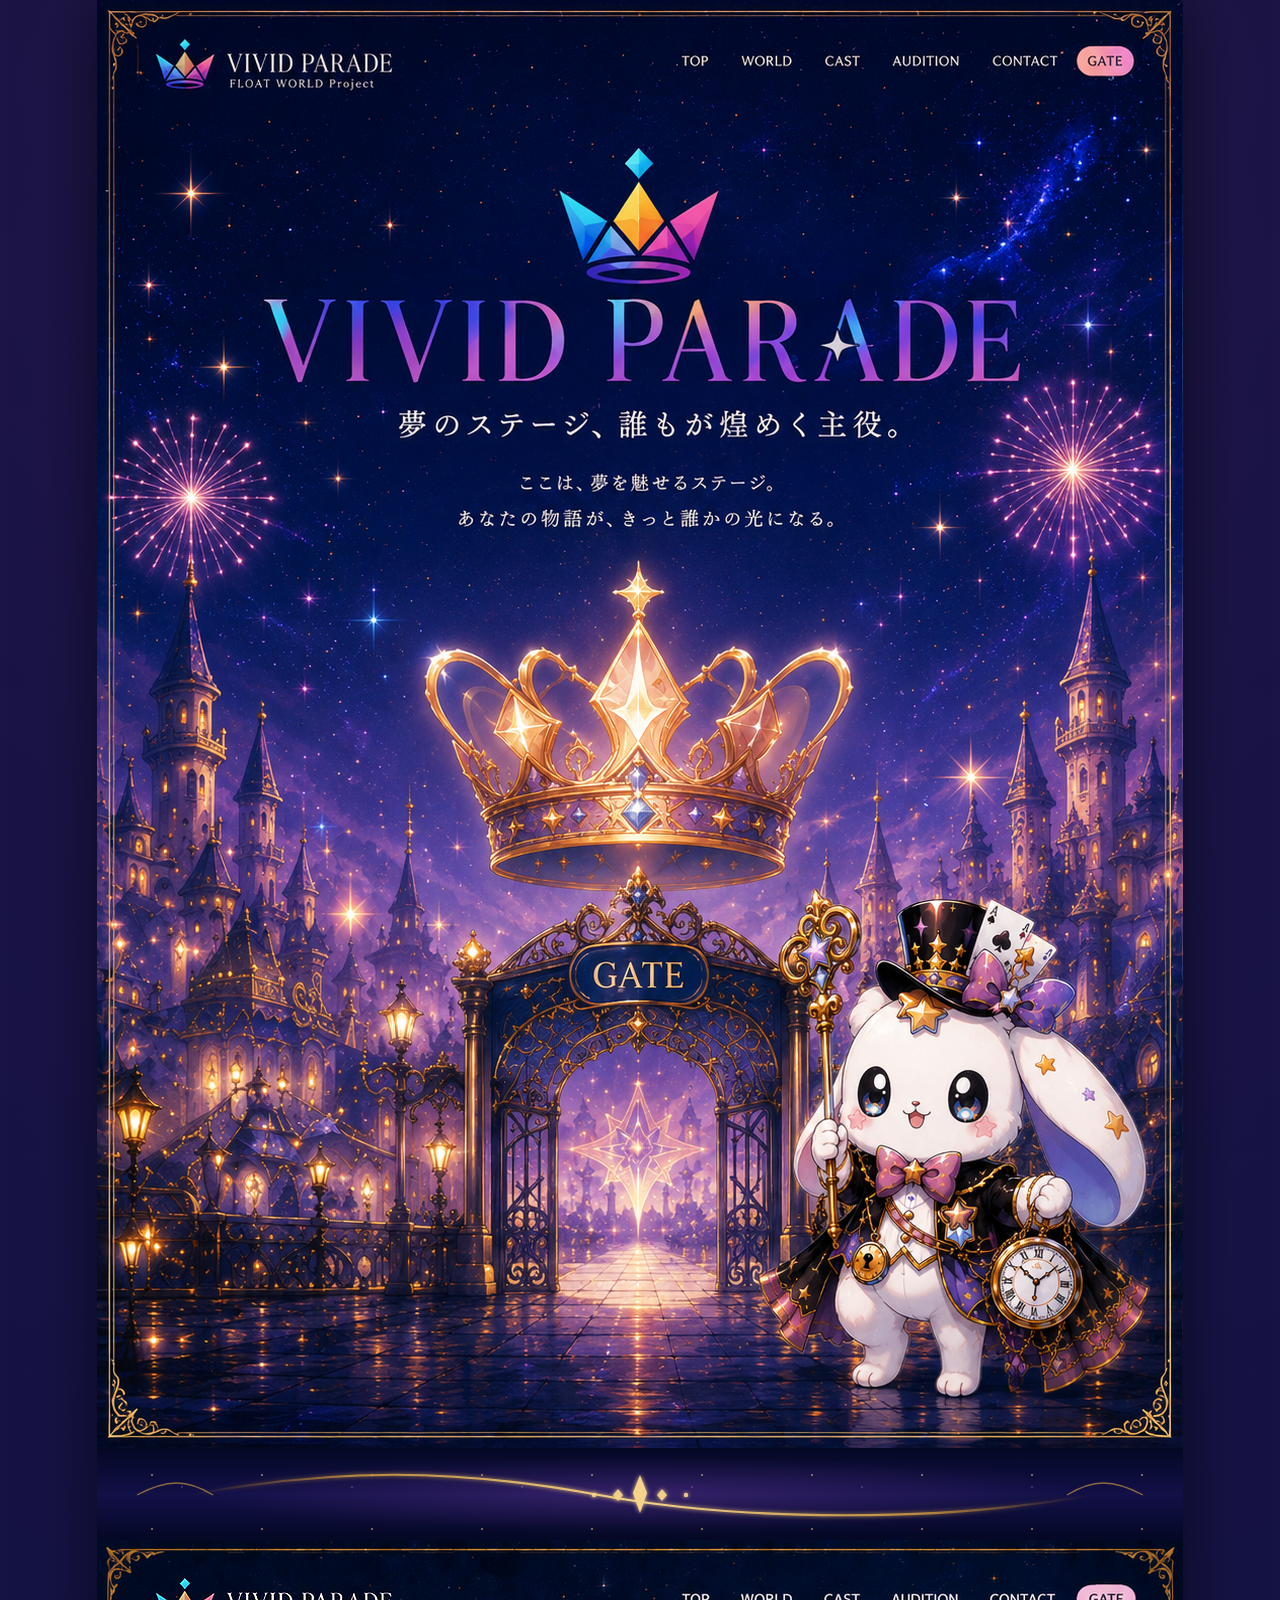
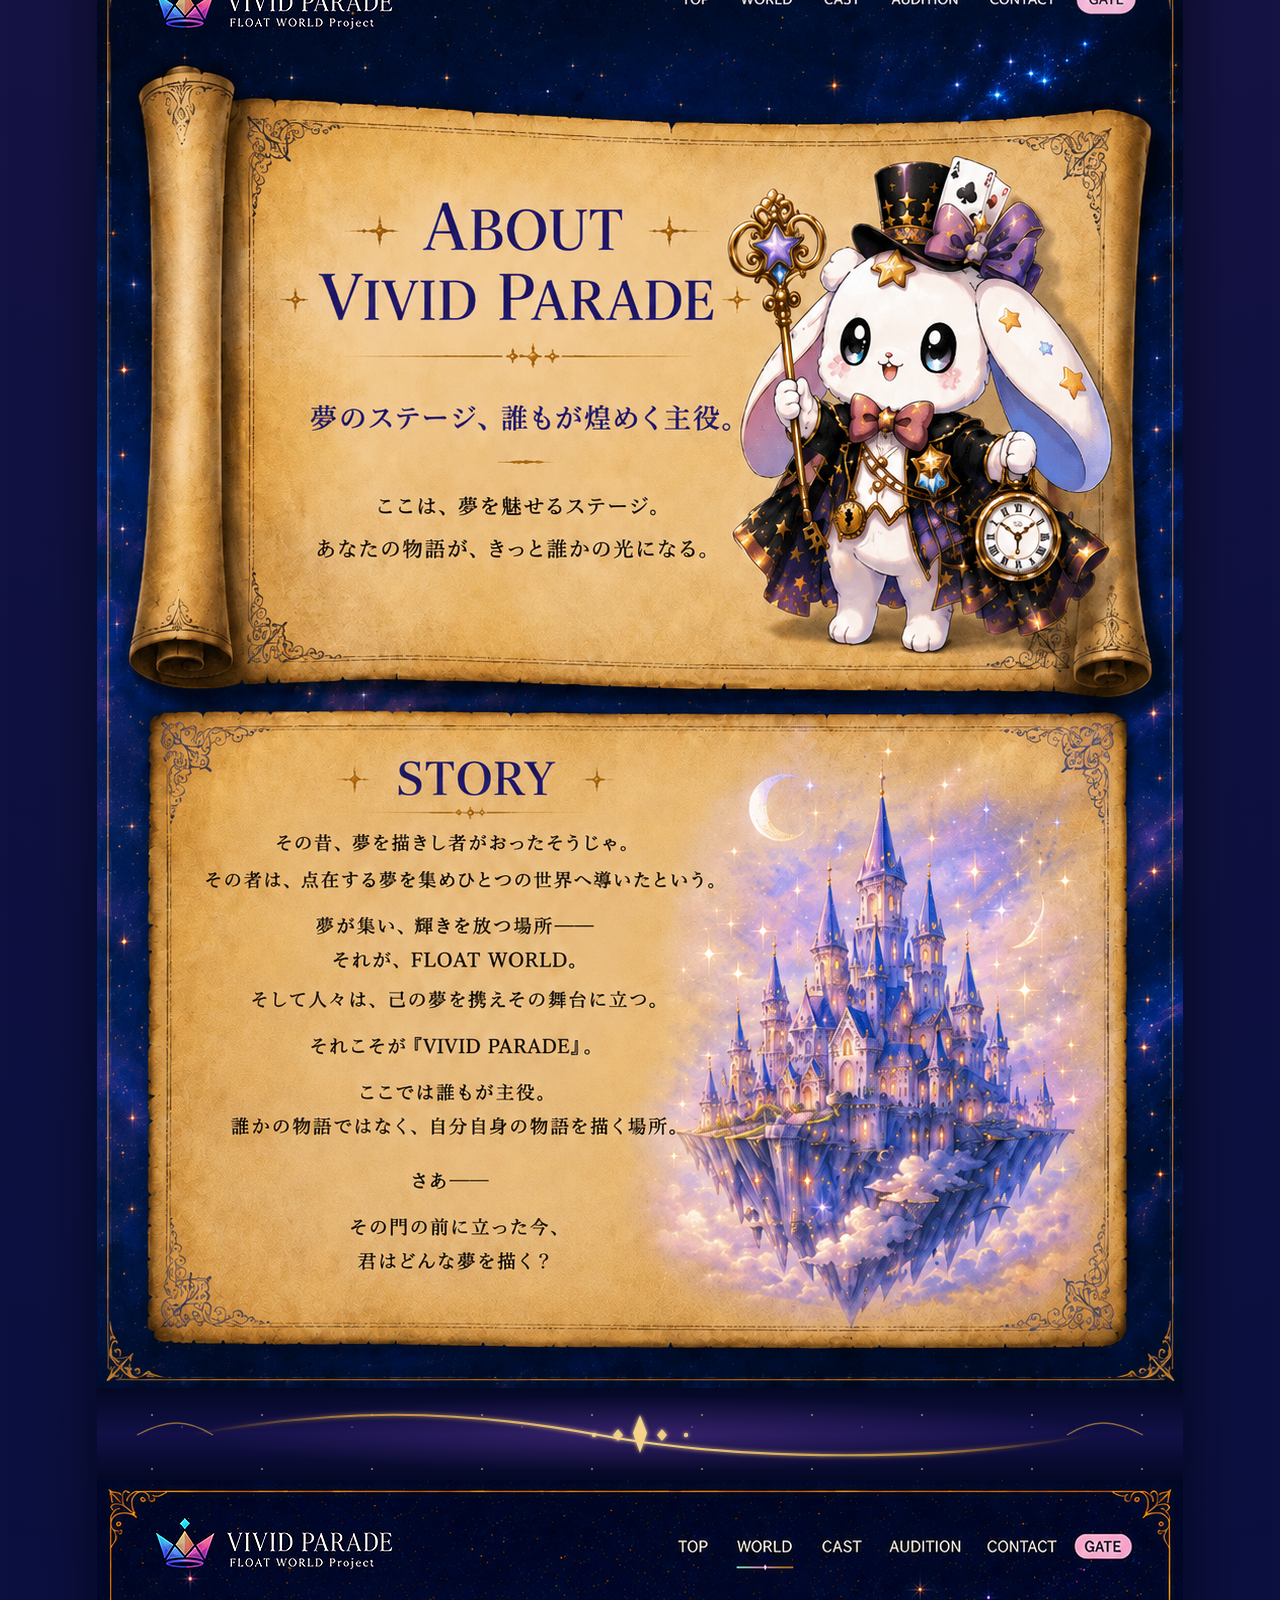
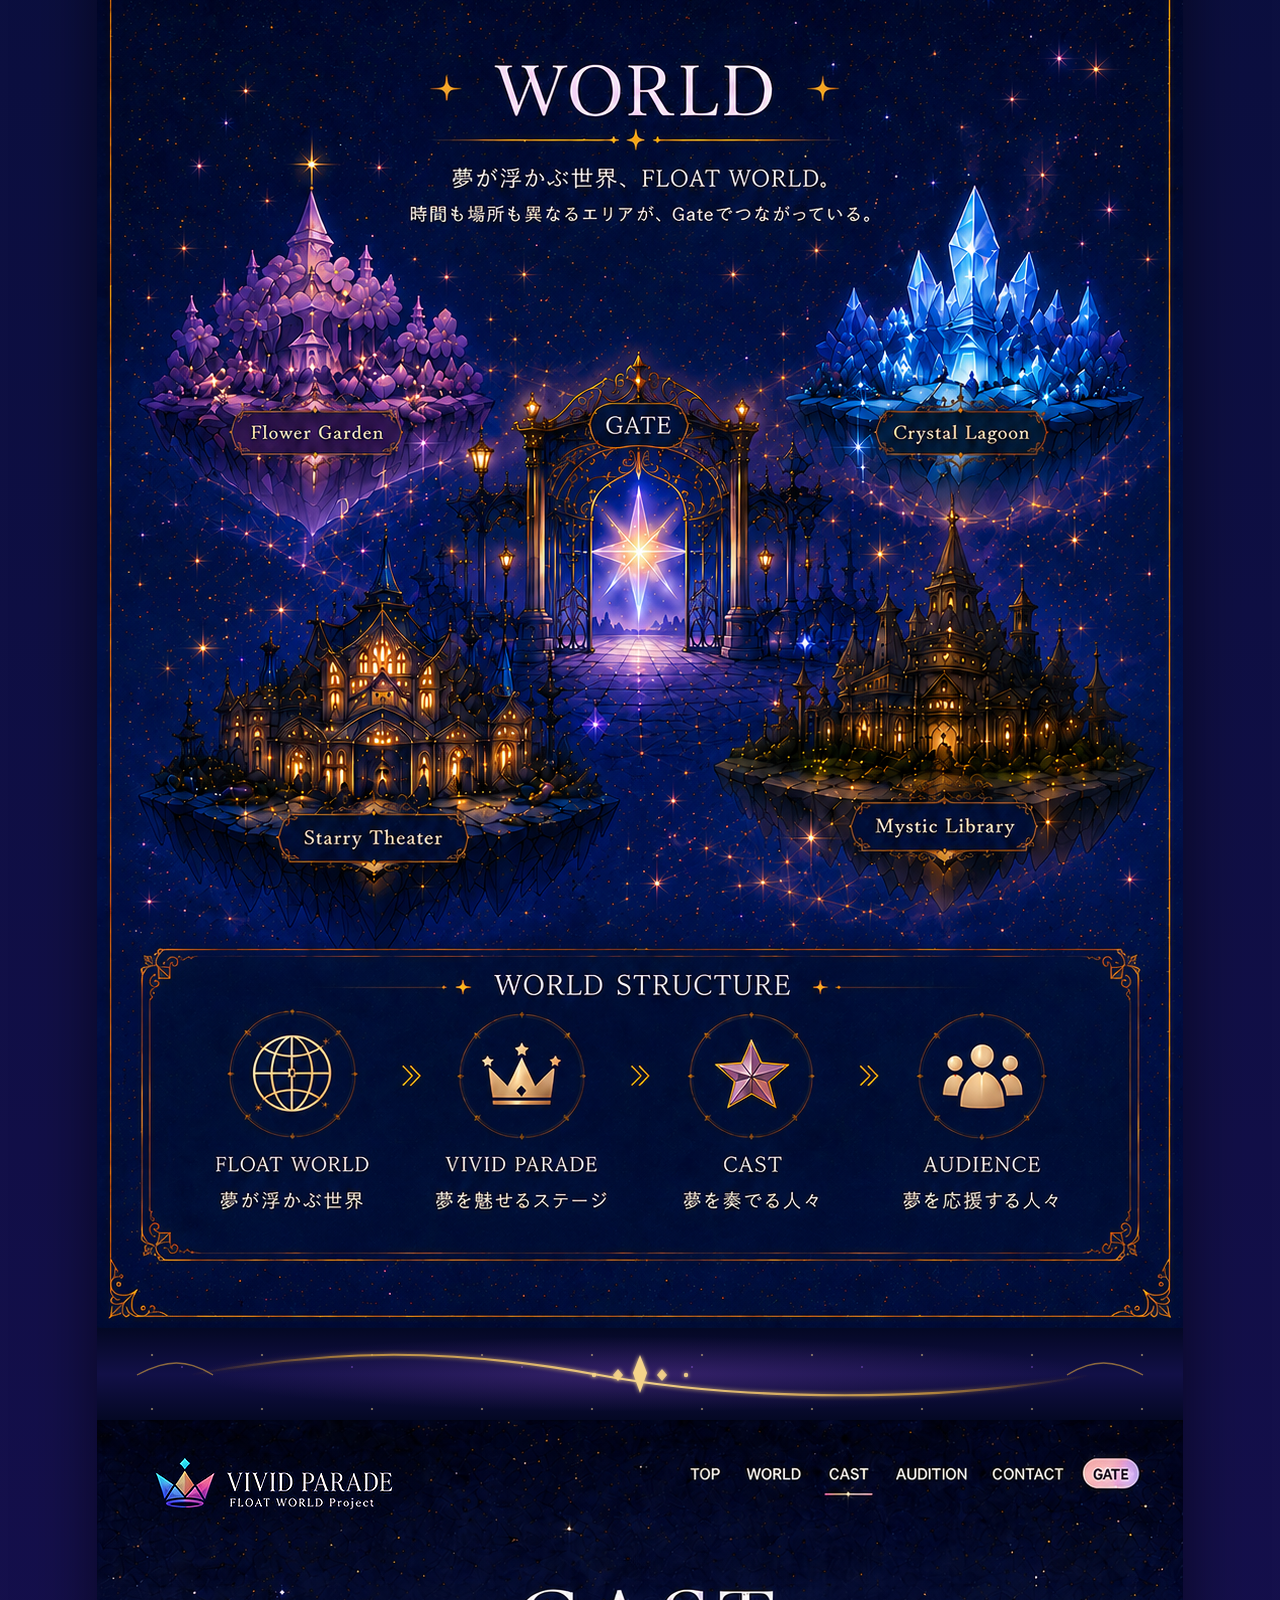
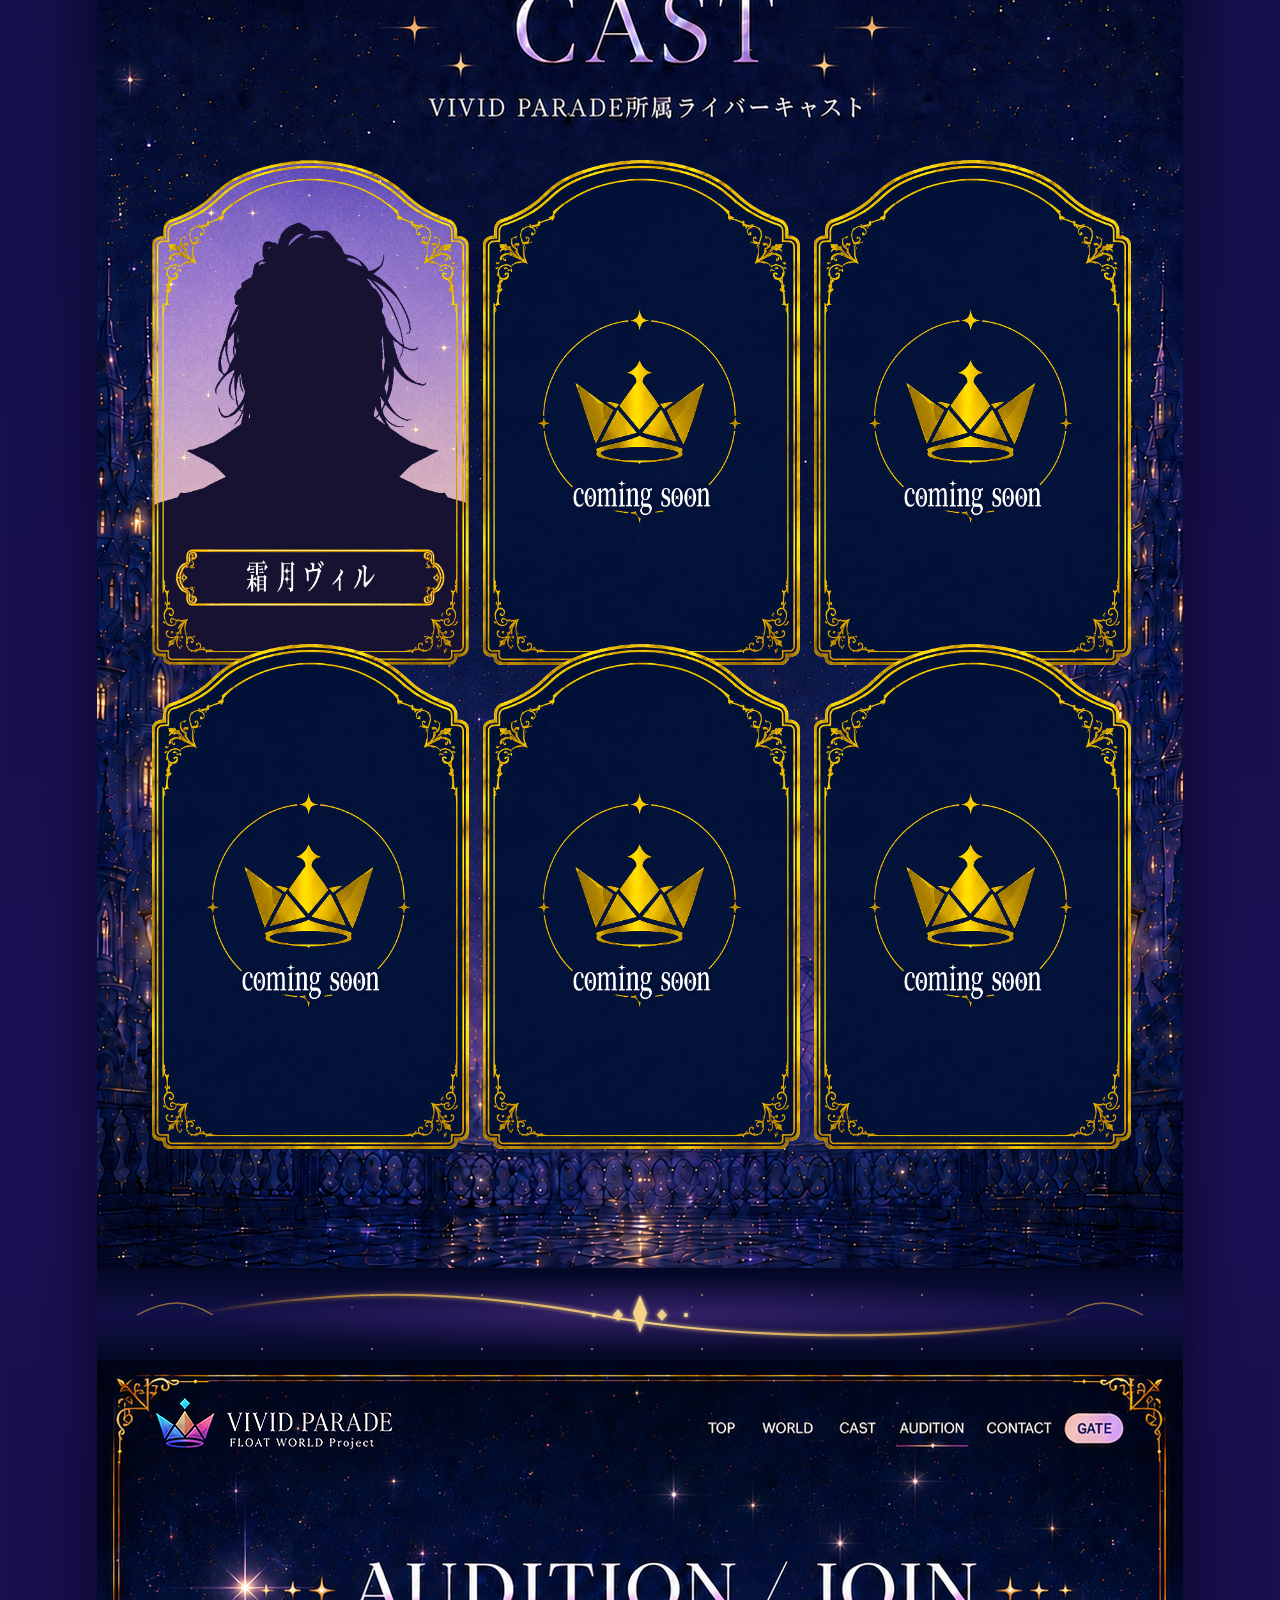
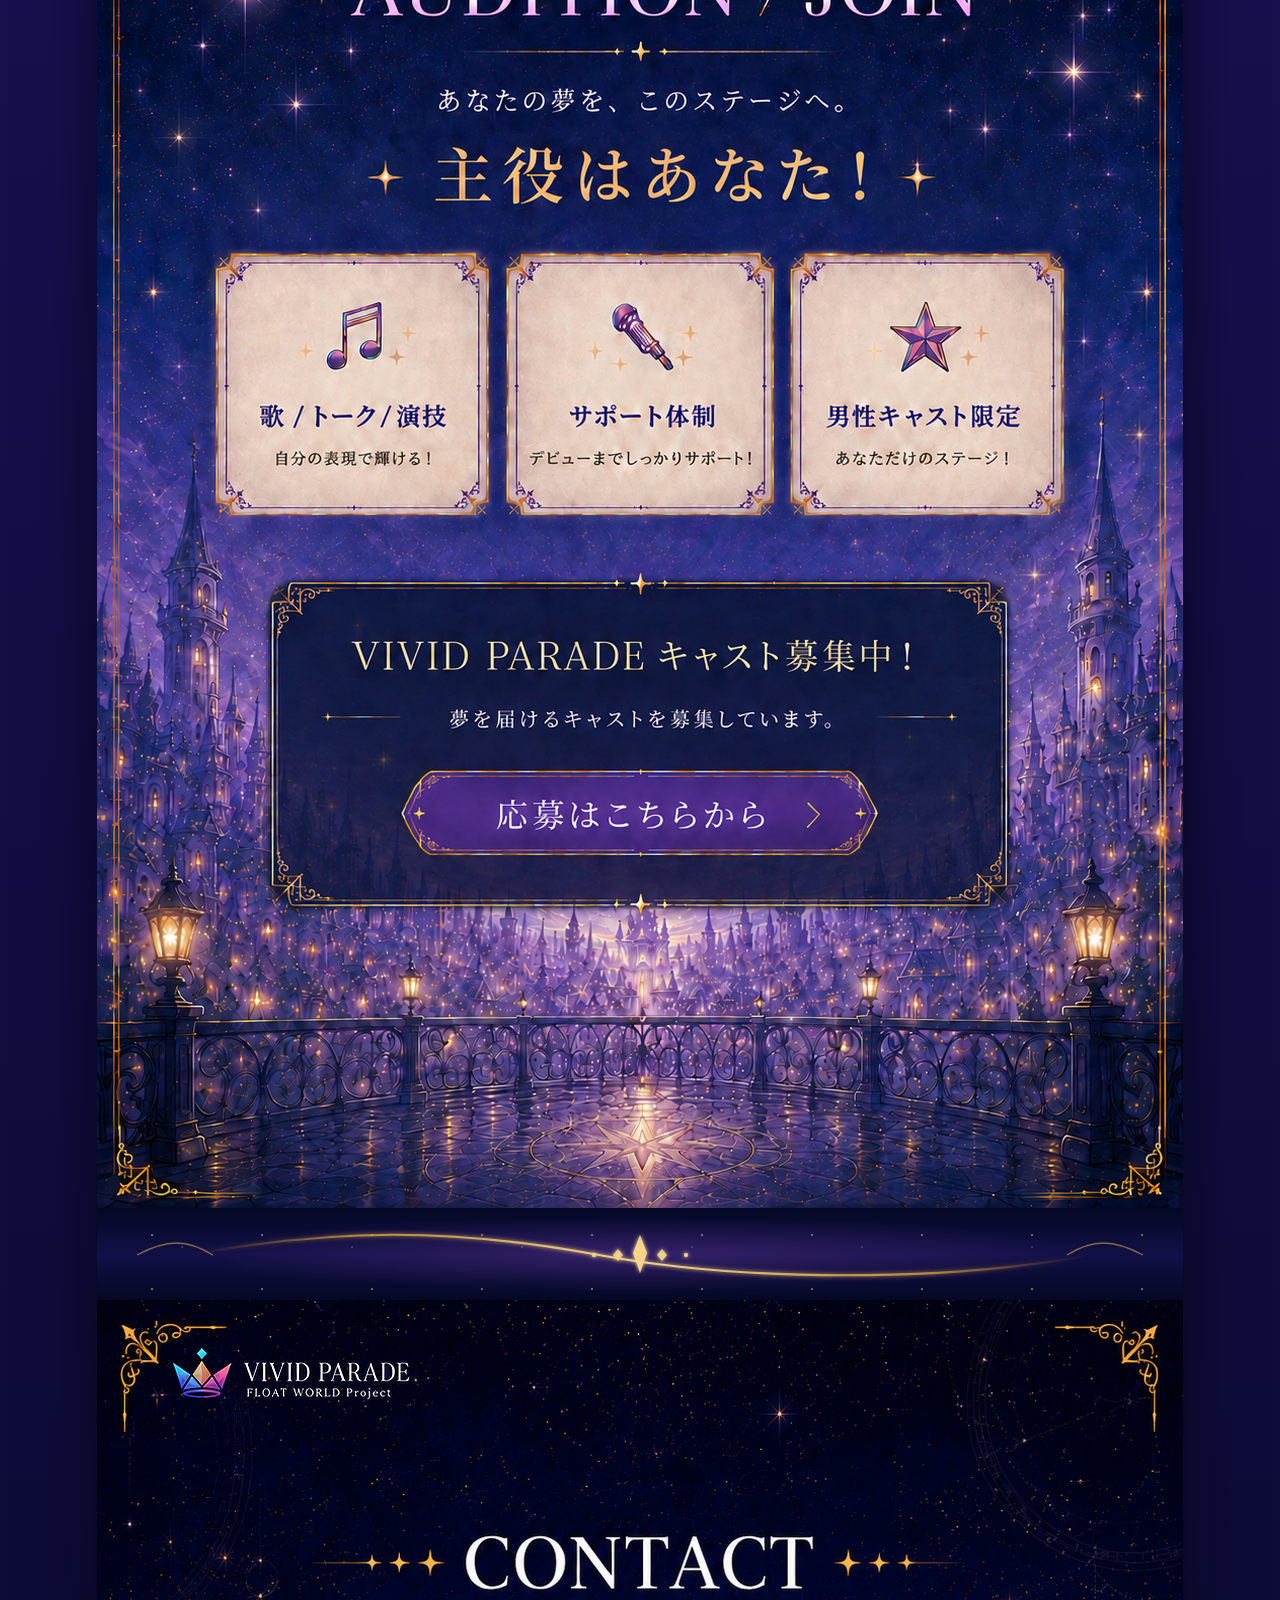
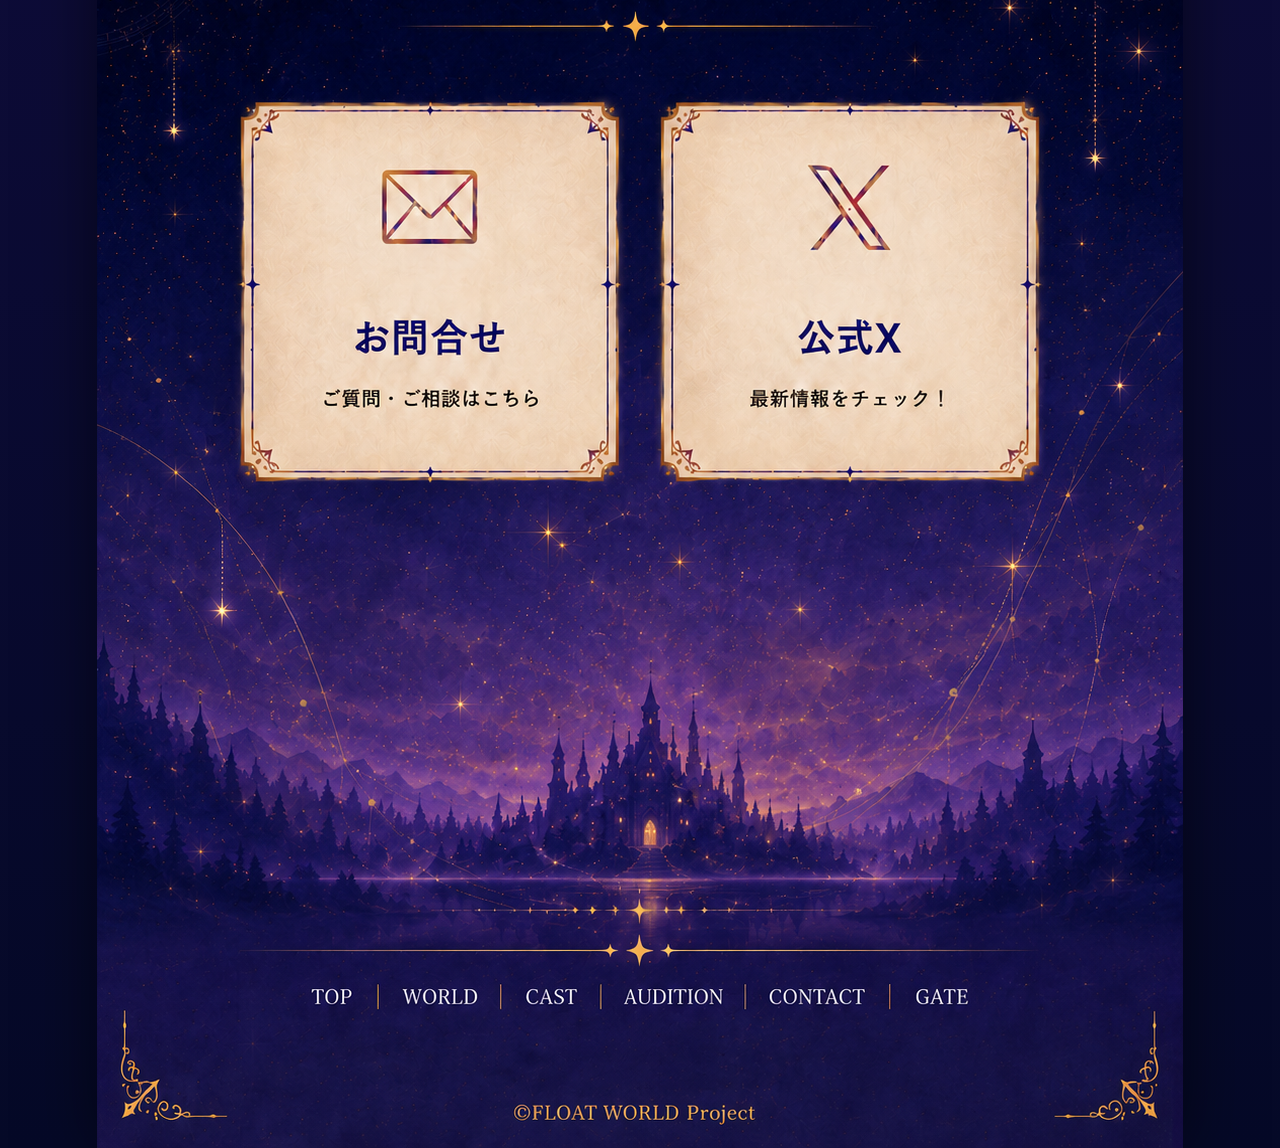
<file: index.html>
<!doctype html>
<html lang="ja">
<head>
  <meta charset="utf-8">
  <meta name="viewport" content="width=device-width, initial-scale=1">
  <title>VIVID PARADE｜Official Website</title>
  <link rel="stylesheet" href="styles.css">
</head>
<body>
  <p class="footer-note">VIVID PARADE offline preview. This file is designed to be opened locally and uses relative image assets only.</p>
  <main class="site-shell">
<section id="top" class="page-section" aria-label="TOP">
  <img src="assets/pages/01_top.png" alt="VIVID PARADE TOP page design" width="1086" height="1448" loading="eager">
  <nav class="nav-hotspots" aria-label="ページ内ナビゲーション">
  <a class="logo-hot" href="#top" data-scroll-target="top" title="TOP">VIVID PARADE</a>
  <a class="hot-top" href="#top" data-scroll-target="top" title="TOP">TOP</a>
  <a class="hot-world" href="#world" data-scroll-target="world" title="WORLD">WORLD</a>
  <a class="hot-cast" href="#cast" data-scroll-target="cast" title="CAST">CAST</a>
  <a class="hot-aud" href="#audition" data-scroll-target="audition" title="AUDITION">AUDITION</a>
  <a class="hot-contact" href="#contact" data-scroll-target="contact" title="CONTACT">CONTACT</a>
  <a class="hot-gate" href="#audition" data-scroll-target="audition" title="GATE">GATE</a>
</nav>
  
</section>
<div class="page-separator" aria-hidden="true">
  <svg viewBox="0 0 1086 92" preserveAspectRatio="none" role="img" aria-label="page separator">
    <defs>
      <linearGradient id="goldLine" x1="0" x2="1" y1="0" y2="0">
        <stop offset="0%" stop-color="#8e5c20" stop-opacity="0"/>
        <stop offset="18%" stop-color="#d9a23f" stop-opacity=".75"/>
        <stop offset="50%" stop-color="#f5d48a" stop-opacity="1"/>
        <stop offset="82%" stop-color="#d9a23f" stop-opacity=".75"/>
        <stop offset="100%" stop-color="#8e5c20" stop-opacity="0"/>
      </linearGradient>
      <filter id="glow" x="-20%" y="-80%" width="140%" height="260%">
        <feGaussianBlur stdDeviation="2.2" result="blur"/>
        <feMerge><feMergeNode in="blur"/><feMergeNode in="SourceGraphic"/></feMerge>
      </filter>
    </defs>
    <path d="M92 47 C 238 20, 356 20, 502 47 S 848 74, 994 47" fill="none" stroke="url(#goldLine)" stroke-width="2.2" filter="url(#glow)"/>
    <path d="M178 47 H 462" stroke="url(#goldLine)" stroke-width="1" opacity=".9"/>
    <path d="M624 47 H 908" stroke="url(#goldLine)" stroke-width="1" opacity=".9"/>
    <g fill="#f5d48a" filter="url(#glow)">
      <path d="M543 27 L550 45 L543 65 L536 45 Z"/>
      <path d="M521 41 L526 47 L521 53 L516 47 Z" opacity=".9"/>
      <path d="M565 41 L570 47 L565 53 L560 47 Z" opacity=".9"/>
      <circle cx="497" cy="47" r="2.2" opacity=".9"/>
      <circle cx="589" cy="47" r="2.2" opacity=".9"/>
    </g>
    <path d="M40 47 C 70 31, 90 31, 116 47" fill="none" stroke="#d9a23f" stroke-width="1.4" opacity=".62"/>
    <path d="M970 47 C 996 31, 1016 31, 1046 47" fill="none" stroke="#d9a23f" stroke-width="1.4" opacity=".62"/>
  </svg>
</div>
<section id="about" class="page-section" aria-label="ABOUT / STORY">
  <img src="assets/pages/02_about_story.png" alt="VIVID PARADE ABOUT / STORY page design" width="1086" height="1448" loading="lazy">
  <nav class="nav-hotspots" aria-label="ページ内ナビゲーション">
  <a class="logo-hot" href="#top" data-scroll-target="top" title="TOP">VIVID PARADE</a>
  <a class="hot-top" href="#top" data-scroll-target="top" title="TOP">TOP</a>
  <a class="hot-world" href="#world" data-scroll-target="world" title="WORLD">WORLD</a>
  <a class="hot-cast" href="#cast" data-scroll-target="cast" title="CAST">CAST</a>
  <a class="hot-aud" href="#audition" data-scroll-target="audition" title="AUDITION">AUDITION</a>
  <a class="hot-contact" href="#contact" data-scroll-target="contact" title="CONTACT">CONTACT</a>
  <a class="hot-gate" href="#audition" data-scroll-target="audition" title="GATE">GATE</a>
</nav>
  
</section>
<div class="page-separator" aria-hidden="true">
  <svg viewBox="0 0 1086 92" preserveAspectRatio="none" role="img" aria-label="page separator">
    <defs>
      <linearGradient id="goldLine" x1="0" x2="1" y1="0" y2="0">
        <stop offset="0%" stop-color="#8e5c20" stop-opacity="0"/>
        <stop offset="18%" stop-color="#d9a23f" stop-opacity=".75"/>
        <stop offset="50%" stop-color="#f5d48a" stop-opacity="1"/>
        <stop offset="82%" stop-color="#d9a23f" stop-opacity=".75"/>
        <stop offset="100%" stop-color="#8e5c20" stop-opacity="0"/>
      </linearGradient>
      <filter id="glow" x="-20%" y="-80%" width="140%" height="260%">
        <feGaussianBlur stdDeviation="2.2" result="blur"/>
        <feMerge><feMergeNode in="blur"/><feMergeNode in="SourceGraphic"/></feMerge>
      </filter>
    </defs>
    <path d="M92 47 C 238 20, 356 20, 502 47 S 848 74, 994 47" fill="none" stroke="url(#goldLine)" stroke-width="2.2" filter="url(#glow)"/>
    <path d="M178 47 H 462" stroke="url(#goldLine)" stroke-width="1" opacity=".9"/>
    <path d="M624 47 H 908" stroke="url(#goldLine)" stroke-width="1" opacity=".9"/>
    <g fill="#f5d48a" filter="url(#glow)">
      <path d="M543 27 L550 45 L543 65 L536 45 Z"/>
      <path d="M521 41 L526 47 L521 53 L516 47 Z" opacity=".9"/>
      <path d="M565 41 L570 47 L565 53 L560 47 Z" opacity=".9"/>
      <circle cx="497" cy="47" r="2.2" opacity=".9"/>
      <circle cx="589" cy="47" r="2.2" opacity=".9"/>
    </g>
    <path d="M40 47 C 70 31, 90 31, 116 47" fill="none" stroke="#d9a23f" stroke-width="1.4" opacity=".62"/>
    <path d="M970 47 C 996 31, 1016 31, 1046 47" fill="none" stroke="#d9a23f" stroke-width="1.4" opacity=".62"/>
  </svg>
</div>
<section id="world" class="page-section" aria-label="WORLD">
  <img src="assets/pages/03_world.png" alt="VIVID PARADE WORLD page design" width="1086" height="1448" loading="lazy">
  <nav class="nav-hotspots" aria-label="ページ内ナビゲーション">
  <a class="logo-hot" href="#top" data-scroll-target="top" title="TOP">VIVID PARADE</a>
  <a class="hot-top" href="#top" data-scroll-target="top" title="TOP">TOP</a>
  <a class="hot-world" href="#world" data-scroll-target="world" title="WORLD">WORLD</a>
  <a class="hot-cast" href="#cast" data-scroll-target="cast" title="CAST">CAST</a>
  <a class="hot-aud" href="#audition" data-scroll-target="audition" title="AUDITION">AUDITION</a>
  <a class="hot-contact" href="#contact" data-scroll-target="contact" title="CONTACT">CONTACT</a>
  <a class="hot-gate" href="#audition" data-scroll-target="audition" title="GATE">GATE</a>
</nav>
  
</section>
<div class="page-separator" aria-hidden="true">
  <svg viewBox="0 0 1086 92" preserveAspectRatio="none" role="img" aria-label="page separator">
    <defs>
      <linearGradient id="goldLine" x1="0" x2="1" y1="0" y2="0">
        <stop offset="0%" stop-color="#8e5c20" stop-opacity="0"/>
        <stop offset="18%" stop-color="#d9a23f" stop-opacity=".75"/>
        <stop offset="50%" stop-color="#f5d48a" stop-opacity="1"/>
        <stop offset="82%" stop-color="#d9a23f" stop-opacity=".75"/>
        <stop offset="100%" stop-color="#8e5c20" stop-opacity="0"/>
      </linearGradient>
      <filter id="glow" x="-20%" y="-80%" width="140%" height="260%">
        <feGaussianBlur stdDeviation="2.2" result="blur"/>
        <feMerge><feMergeNode in="blur"/><feMergeNode in="SourceGraphic"/></feMerge>
      </filter>
    </defs>
    <path d="M92 47 C 238 20, 356 20, 502 47 S 848 74, 994 47" fill="none" stroke="url(#goldLine)" stroke-width="2.2" filter="url(#glow)"/>
    <path d="M178 47 H 462" stroke="url(#goldLine)" stroke-width="1" opacity=".9"/>
    <path d="M624 47 H 908" stroke="url(#goldLine)" stroke-width="1" opacity=".9"/>
    <g fill="#f5d48a" filter="url(#glow)">
      <path d="M543 27 L550 45 L543 65 L536 45 Z"/>
      <path d="M521 41 L526 47 L521 53 L516 47 Z" opacity=".9"/>
      <path d="M565 41 L570 47 L565 53 L560 47 Z" opacity=".9"/>
      <circle cx="497" cy="47" r="2.2" opacity=".9"/>
      <circle cx="589" cy="47" r="2.2" opacity=".9"/>
    </g>
    <path d="M40 47 C 70 31, 90 31, 116 47" fill="none" stroke="#d9a23f" stroke-width="1.4" opacity=".62"/>
    <path d="M970 47 C 996 31, 1016 31, 1046 47" fill="none" stroke="#d9a23f" stroke-width="1.4" opacity=".62"/>
  </svg>
</div>
<section id="cast" class="page-section cast-section" aria-label="CAST">
  <img src="assets/pages/04_cast.png" alt="VIVID PARADE CAST page design" width="1086" height="1448" loading="lazy">
  <nav class="nav-hotspots" aria-label="ページ内ナビゲーション">
  <a class="logo-hot" href="#top" data-scroll-target="top" title="TOP">VIVID PARADE</a>
  <a class="hot-top" href="#top" data-scroll-target="top" title="TOP">TOP</a>
  <a class="hot-world" href="#world" data-scroll-target="world" title="WORLD">WORLD</a>
  <a class="hot-cast" href="#cast" data-scroll-target="cast" title="CAST">CAST</a>
  <a class="hot-aud" href="#audition" data-scroll-target="audition" title="AUDITION">AUDITION</a>
  <a class="hot-contact" href="#contact" data-scroll-target="contact" title="CONTACT">CONTACT</a>
  <a class="hot-gate" href="#audition" data-scroll-target="audition" title="GATE">GATE</a>
</nav>
  <div class="cast-card-layer" aria-label="CAST一覧">
    <a class="cast-slot cast-slot-1 cast-active" href="cast/shimotsuki-vil.html" title="霜月ヴィルの個人紹介ページへ">
      <img src="assets/cast/CAST_Vil.png" alt="霜月ヴィル">
    </a>
    <div class="cast-slot cast-slot-2 cast-coming" aria-label="COMING SOON"><img src="assets/cast/coming_soon.png" alt="Coming soon"></div>
    <div class="cast-slot cast-slot-3 cast-coming" aria-label="COMING SOON"><img src="assets/cast/coming_soon.png" alt="Coming soon"></div>
    <div class="cast-slot cast-slot-4 cast-coming" aria-label="COMING SOON"><img src="assets/cast/coming_soon.png" alt="Coming soon"></div>
    <div class="cast-slot cast-slot-5 cast-coming" aria-label="COMING SOON"><img src="assets/cast/coming_soon.png" alt="Coming soon"></div>
    <div class="cast-slot cast-slot-6 cast-coming" aria-label="COMING SOON"><img src="assets/cast/coming_soon.png" alt="Coming soon"></div>
  </div>
</section>
<section class="cast-more-section" aria-label="CAST追加枠">
  <div class="cast-more-inner">
    <div class="cast-extra-grid" aria-label="7人目以降のCAST枠">
      <!-- 7人目以降はここへ .cast-extra-card を追加。追加分は縦方向に増える。 -->
    </div>
  </div>
</section>
<div class="page-separator" aria-hidden="true">
  <svg viewBox="0 0 1086 92" preserveAspectRatio="none" role="img" aria-label="page separator">
    <defs>
      <linearGradient id="goldLine" x1="0" x2="1" y1="0" y2="0">
        <stop offset="0%" stop-color="#8e5c20" stop-opacity="0"/>
        <stop offset="18%" stop-color="#d9a23f" stop-opacity=".75"/>
        <stop offset="50%" stop-color="#f5d48a" stop-opacity="1"/>
        <stop offset="82%" stop-color="#d9a23f" stop-opacity=".75"/>
        <stop offset="100%" stop-color="#8e5c20" stop-opacity="0"/>
      </linearGradient>
      <filter id="glow" x="-20%" y="-80%" width="140%" height="260%">
        <feGaussianBlur stdDeviation="2.2" result="blur"/>
        <feMerge><feMergeNode in="blur"/><feMergeNode in="SourceGraphic"/></feMerge>
      </filter>
    </defs>
    <path d="M92 47 C 238 20, 356 20, 502 47 S 848 74, 994 47" fill="none" stroke="url(#goldLine)" stroke-width="2.2" filter="url(#glow)"/>
    <path d="M178 47 H 462" stroke="url(#goldLine)" stroke-width="1" opacity=".9"/>
    <path d="M624 47 H 908" stroke="url(#goldLine)" stroke-width="1" opacity=".9"/>
    <g fill="#f5d48a" filter="url(#glow)">
      <path d="M543 27 L550 45 L543 65 L536 45 Z"/>
      <path d="M521 41 L526 47 L521 53 L516 47 Z" opacity=".9"/>
      <path d="M565 41 L570 47 L565 53 L560 47 Z" opacity=".9"/>
      <circle cx="497" cy="47" r="2.2" opacity=".9"/>
      <circle cx="589" cy="47" r="2.2" opacity=".9"/>
    </g>
    <path d="M40 47 C 70 31, 90 31, 116 47" fill="none" stroke="#d9a23f" stroke-width="1.4" opacity=".62"/>
    <path d="M970 47 C 996 31, 1016 31, 1046 47" fill="none" stroke="#d9a23f" stroke-width="1.4" opacity=".62"/>
  </svg>
</div>
<section id="audition" class="page-section" aria-label="AUDITION / JOIN">
  <img src="assets/pages/05_audition_join.png" alt="VIVID PARADE AUDITION / JOIN page design" width="1086" height="1448" loading="lazy">
  <nav class="nav-hotspots" aria-label="ページ内ナビゲーション">
  <a class="logo-hot" href="#top" data-scroll-target="top" title="TOP">VIVID PARADE</a>
  <a class="hot-top" href="#top" data-scroll-target="top" title="TOP">TOP</a>
  <a class="hot-world" href="#world" data-scroll-target="world" title="WORLD">WORLD</a>
  <a class="hot-cast" href="#cast" data-scroll-target="cast" title="CAST">CAST</a>
  <a class="hot-aud" href="#audition" data-scroll-target="audition" title="AUDITION">AUDITION</a>
  <a class="hot-contact" href="#contact" data-scroll-target="contact" title="CONTACT">CONTACT</a>
  <a class="hot-gate" href="#audition" data-scroll-target="audition" title="GATE">GATE</a>
</nav>
  <a class="audition-form-hotspot" href="https://docs.google.com/forms/d/e/1FAIpQLSeuHr6sLtaSkR_CUFGfDogR9KbOeFsT-KkziJMiYtncgSVzgA/viewform" target="_blank" rel="noopener noreferrer" aria-label="応募フォームを開く">応募はこちらから</a>
</section>
<div class="page-separator" aria-hidden="true">
  <svg viewBox="0 0 1086 92" preserveAspectRatio="none" role="img" aria-label="page separator">
    <defs>
      <linearGradient id="goldLine" x1="0" x2="1" y1="0" y2="0">
        <stop offset="0%" stop-color="#8e5c20" stop-opacity="0"/>
        <stop offset="18%" stop-color="#d9a23f" stop-opacity=".75"/>
        <stop offset="50%" stop-color="#f5d48a" stop-opacity="1"/>
        <stop offset="82%" stop-color="#d9a23f" stop-opacity=".75"/>
        <stop offset="100%" stop-color="#8e5c20" stop-opacity="0"/>
      </linearGradient>
      <filter id="glow" x="-20%" y="-80%" width="140%" height="260%">
        <feGaussianBlur stdDeviation="2.2" result="blur"/>
        <feMerge><feMergeNode in="blur"/><feMergeNode in="SourceGraphic"/></feMerge>
      </filter>
    </defs>
    <path d="M92 47 C 238 20, 356 20, 502 47 S 848 74, 994 47" fill="none" stroke="url(#goldLine)" stroke-width="2.2" filter="url(#glow)"/>
    <path d="M178 47 H 462" stroke="url(#goldLine)" stroke-width="1" opacity=".9"/>
    <path d="M624 47 H 908" stroke="url(#goldLine)" stroke-width="1" opacity=".9"/>
    <g fill="#f5d48a" filter="url(#glow)">
      <path d="M543 27 L550 45 L543 65 L536 45 Z"/>
      <path d="M521 41 L526 47 L521 53 L516 47 Z" opacity=".9"/>
      <path d="M565 41 L570 47 L565 53 L560 47 Z" opacity=".9"/>
      <circle cx="497" cy="47" r="2.2" opacity=".9"/>
      <circle cx="589" cy="47" r="2.2" opacity=".9"/>
    </g>
    <path d="M40 47 C 70 31, 90 31, 116 47" fill="none" stroke="#d9a23f" stroke-width="1.4" opacity=".62"/>
    <path d="M970 47 C 996 31, 1016 31, 1046 47" fill="none" stroke="#d9a23f" stroke-width="1.4" opacity=".62"/>
  </svg>
</div>
<section id="contact" class="page-section" aria-label="CONTACT / FOOTER">
  <img src="assets/pages/06_contact_footer.png" alt="VIVID PARADE CONTACT / FOOTER page design" width="1086" height="1448" loading="lazy">
  <nav class="nav-hotspots" aria-label="ページ内ナビゲーション">
  <a class="logo-hot" href="#top" data-scroll-target="top" title="TOP">VIVID PARADE</a>
  <a class="hot-top" href="#top" data-scroll-target="top" title="TOP">TOP</a>
  <a class="hot-world" href="#world" data-scroll-target="world" title="WORLD">WORLD</a>
  <a class="hot-cast" href="#cast" data-scroll-target="cast" title="CAST">CAST</a>
  <a class="hot-aud" href="#audition" data-scroll-target="audition" title="AUDITION">AUDITION</a>
  <a class="hot-contact" href="#contact" data-scroll-target="contact" title="CONTACT">CONTACT</a>
  <a class="hot-gate" href="#audition" data-scroll-target="audition" title="GATE">GATE</a>
</nav>
  <!-- CONTACT placeholders: replace only href values after deployment.
       Mail: ★お問合せメールアドレス
       X: ★公式Xリンク -->
  <a class="contact-card-hotspot contact-mail-hotspot" href="mailto:vividparade2180@gmail.com" aria-label="お問合せメールアドレス">お問合せ</a>
  <a class="contact-card-hotspot contact-x-hotspot" href="https://x.com/VIVIDPARADE2180" target="_blank" rel="noopener noreferrer" aria-label="公式Xリンク">公式X</a>
  <nav class="footer-hotspots" aria-label="フッターナビゲーション">
  <a class="footer-top" href="#top" data-scroll-target="top" title="TOP">TOP</a>
  <a class="footer-world" href="#world" data-scroll-target="world" title="WORLD">WORLD</a>
  <a class="footer-cast" href="#cast" data-scroll-target="cast" title="CAST">CAST</a>
  <a class="footer-aud" href="#audition" data-scroll-target="audition" title="AUDITION">AUDITION</a>
  <a class="footer-contact" href="#contact" data-scroll-target="contact" title="CONTACT">CONTACT</a>
  <a class="footer-gate" href="#audition" data-scroll-target="audition" title="GATE">GATE</a>
</nav>
</section>
  </main>
  <script>
    // Local-file safe navigation: prevents any browser/ZIP preview quirks and scrolls to the target section directly.
    document.addEventListener('click', function (event) {
      const link = event.target.closest('a[data-scroll-target]');
      if (!link) return;
      const target = document.getElementById(link.dataset.scrollTarget);
      if (!target) return;
      event.preventDefault();
      target.scrollIntoView({ behavior: 'smooth', block: 'start' });
      if (history && history.pushState) history.pushState(null, '', '#' + target.id);
    });

    // CAST extra rows: when 7th and later .cast-extra-card elements are added, the section opens automatically.
    document.querySelectorAll('.cast-more-section').forEach(function (section) {
      if (section.querySelector('.cast-extra-card')) section.classList.add('has-extra');
    });
  </script>
</body>
</html>
</file>
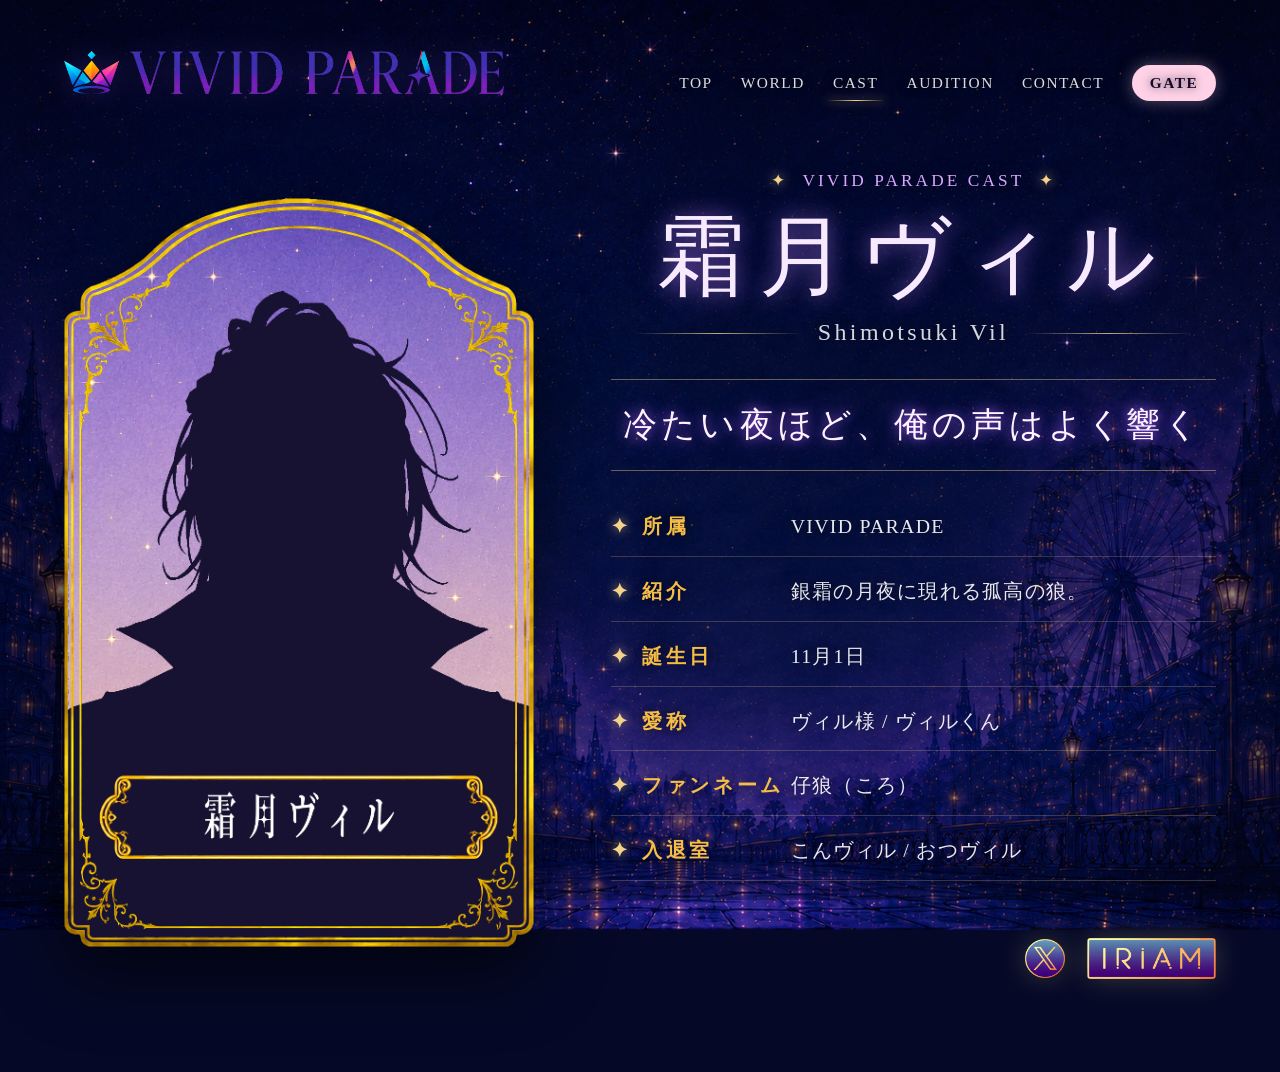
<file: cast/shimotsuki-vil.html>
<!doctype html>
<html lang="ja">
<head>
  <meta charset="utf-8">
  <meta name="viewport" content="width=device-width, initial-scale=1">
  <title>VIVID PARADE CAST PROFILE｜霜月ヴィル</title>
  <link rel="stylesheet" href="../styles.css">
</head>
<body class="cast-profile-page vil-profile-page">
  <main class="profile-shell">
    <header class="profile-header profile-site-header">
      <a class="profile-logo-link" href="../index.html#top" aria-label="VIVID PARADE TOPへ戻る">
        <img class="profile-logo" src="../assets/logo/vivid_parade_profile_logo.png" alt="VIVID PARADE">
      </a>
      <nav class="profile-nav" aria-label="サイトナビゲーション">
        <a href="../index.html#top">TOP</a>
        <a href="../index.html#world">WORLD</a>
        <a class="is-current" href="../index.html#cast">CAST</a>
        <a href="../index.html#audition">AUDITION</a>
        <a href="../index.html#contact">CONTACT</a>
        <a class="profile-gate" href="../index.html#audition">GATE</a>
      </nav>
    </header>

    <section class="profile-main" aria-label="霜月ヴィル CAST紹介">
      <div class="profile-card">
        <img src="../assets/cast/CAST_Vil.png" alt="霜月ヴィル">
      </div>

      <div class="profile-copy">
        <p class="profile-kicker"><span>VIVID PARADE CAST</span></p>
        <h1 class="profile-title">霜月ヴィル</h1>
        <p class="profile-roman">Shimotsuki Vil</p>
        <p class="profile-catch">冷たい夜ほど、俺の声はよく響く</p>
        <dl class="profile-list">
          <div><dt>所属</dt><dd>VIVID PARADE</dd></div>
          <div><dt>紹介</dt><dd>銀霜の月夜に現れる孤高の狼。</dd></div>
          <div><dt>誕生日</dt><dd>11月1日</dd></div>
          <div><dt>愛称</dt><dd>ヴィル様 / ヴィルくん</dd></div>
          <div><dt>ファンネーム</dt><dd>仔狼（ころ）</dd></div>
          <div><dt>入退室</dt><dd>こんヴィル / おつヴィル</dd></div>
        </dl>
        <div class="profile-social-links" aria-label="霜月ヴィル公式リンク">
          <a class="profile-social-icon profile-social-x" href="https://x.com/Shimotsuki_Vil" aria-label="霜月ヴィルのXリンク">
            <img src="../assets/social/icon_X.png" alt="X">
          </a>
          <a class="profile-social-icon profile-social-iriam" href="https://web.iriam.app/s/user/rYqwHiAeYo?uuid=8d580d55" aria-label="霜月ヴィルのIRIAMリンク">
            <img src="../assets/social/icon_iriam.png" alt="IRIAM">
          </a>
        </div>
      </div>
    </section>
  </main>
</body>
</html>
</file>
<file: styles.css>
:root {
  --page-width: 1086px;
  --night-0: #050927;
  --night-1: #090f3c;
  --night-2: #1b1054;
  --violet: #3f206e;
  --gold: #d9a23f;
  --gold-soft: #f5d48a;
}
* { box-sizing: border-box; }
html { scroll-behavior: smooth; background: var(--night-0); }
body {
  margin: 0;
  min-height: 100vh;
  color: #fff;
  background:
    radial-gradient(circle at 50% 0%, rgba(126, 68, 196, .24), transparent 35%),
    linear-gradient(180deg, var(--night-0), var(--night-1) 30%, var(--night-2) 65%, var(--night-0));
  font-family: "Times New Roman", "Yu Mincho", "Hiragino Mincho ProN", serif;
}
.site-shell {
  width: min(100%, var(--page-width));
  margin: 0 auto;
  background: #050927;
  box-shadow: 0 0 60px rgba(0,0,0,.55);
  overflow: hidden;
}
.page-section {
  position: relative;
  width: 100%;
  margin: 0;
  line-height: 0;
  background: #050927;
  scroll-margin-top: 0;
}
.page-section img {
  display: block;
  width: 100%;
  height: auto;
  margin: 0;
  user-select: none;
  -webkit-user-drag: none;
}
/* Enlarged invisible navigation layer. It deliberately covers a wider area than the visual menu to avoid dead zones. */
.nav-hotspots,
.footer-hotspots {
  position: absolute;
  inset: 0;
  z-index: 20;
  pointer-events: none;
}
.nav-hotspots a,
.footer-hotspots a {
  position: absolute;
  display: block;
  pointer-events: auto;
  border-radius: 999px;
  text-indent: -9999px;
  overflow: hidden;
  cursor: pointer;
}
.nav-hotspots a:focus-visible,
.footer-hotspots a:focus-visible {
  outline: 2px solid rgba(245,212,138,.95);
  outline-offset: 2px;
  background: rgba(245,212,138,.16);
}
/* Header nav hitboxes, percent-based against the 1086×1448 page art. */
.logo-hot    { left: 1.2%;  top: 0.8%;  width: 31.5%; height: 8.5%; }
.hot-top     { left: 51.0%; top: 1.4%;  width: 7.2%;  height: 5.2%; }
.hot-world   { left: 57.7%; top: 1.4%;  width: 8.2%;  height: 5.2%; }
.hot-cast    { left: 65.4%; top: 1.4%;  width: 7.2%;  height: 5.2%; }
.hot-aud     { left: 72.0%; top: 1.4%;  width: 10.8%; height: 5.2%; }
.hot-contact { left: 81.6%; top: 1.4%;  width: 10.7%; height: 5.2%; }
.hot-gate    { left: 91.2%; top: 1.0%;  width: 8.0%;  height: 5.7%; }
/* CONTACT footer nav hitboxes.
   Fixed against the actual footer text row in 06_contact_footer.png.
   Each item gets a full label-width clickable area, including the visual text width and padding. */
.footer-hotspots {
  position: absolute;
  inset: 0;
  z-index: 100;
  pointer-events: none;
}
#contact .footer-hotspots a {
  position: absolute;
  display: block;
  pointer-events: auto;
  height: 5.8%;
  top: 83.9%;
  border-radius: 12px;
}
#contact .footer-top     { left: 17.0%; width: 9.8%;  }
#contact .footer-world   { left: 26.5%; width: 11.3%; }
#contact .footer-cast    { left: 37.7%; width: 10.4%; }
#contact .footer-aud     { left: 48.0%; width: 15.2%; }
#contact .footer-contact { left: 63.0%; width: 14.4%; }
#contact .footer-gate    { left: 77.4%; width: 9.8%;  }

/* AUDITION form CTA hotspot: visual text remains baked into the page image. */
#audition .audition-form-hotspot {
  position: absolute;
  left: 28.2%;
  top: 69.2%;
  width: 43.8%;
  height: 6.5%;
  z-index: 80;
  display: block;
  pointer-events: auto;
  text-indent: -9999px;
  overflow: hidden;
  border-radius: 999px;
}
#audition .audition-form-hotspot:focus-visible {
  outline: 2px solid rgba(245,212,138,.95);
  outline-offset: 3px;
  background: rgba(245,212,138,.14);
}

/* CONTACT card hotspots: replace href placeholders in index.html after deployment. */
#contact .contact-card-hotspot {
  position: absolute;
  display: block;
  z-index: 80;
  pointer-events: auto;
  text-indent: -9999px;
  overflow: hidden;
  border-radius: 18px;
}
#contact .contact-mail-hotspot {
  left: 13.1%;
  top: 27.0%;
  width: 34.0%;
  height: 25.8%;
}
#contact .contact-x-hotspot {
  left: 50.4%;
  top: 27.0%;
  width: 34.0%;
  height: 25.8%;
}
#contact .contact-card-hotspot:focus-visible {
  outline: 2px solid rgba(245,212,138,.95);
  outline-offset: 3px;
  background: rgba(245,212,138,.12);
}

.page-separator {
  position: relative;
  height: clamp(54px, 8vw, 92px);
  background:
    radial-gradient(ellipse at 50% 50%, rgba(154, 82, 202, .26), transparent 58%),
    linear-gradient(180deg, #040824 0%, #121047 50%, #040824 100%);
  overflow: hidden;
}
.page-separator::before,
.page-separator::after {
  content: "";
  position: absolute;
  inset: 0;
  background-image:
    radial-gradient(circle, rgba(245,212,138,.55) 0 1px, transparent 1.6px),
    radial-gradient(circle, rgba(173,111,255,.35) 0 1px, transparent 1.4px);
  background-size: 110px 54px, 170px 78px;
  opacity: .48;
}
.page-separator svg {
  position: relative;
  z-index: 1;
  display: block;
  width: 100%;
  height: 100%;
}
.footer-note {
  position: absolute;
  width: 1px;
  height: 1px;
  padding: 0;
  margin: -1px;
  overflow: hidden;
  clip: rect(0,0,0,0);
  white-space: nowrap;
  border: 0;
}
@media (max-width: 720px) {
  .site-shell { box-shadow: none; }
  .page-separator { height: 58px; }
}
@media print {
  .page-separator { display: none; }
  .site-shell { box-shadow: none; }
}


/* CAST roster: image-based site shell + editable CAST slots.
   Default = 6 slots. Add 7th and later cards inside .cast-extra-grid to extend vertically. */
.cast-section { overflow: visible; }
.cast-card-layer {
  position: absolute;
  inset: 0;
  z-index: 15;
  pointer-events: none;
}
.cast-slot {
  position: absolute;
  display: block;
  width: 29.2%;
  aspect-ratio: 991 / 1579;
  pointer-events: auto;
  border-radius: 18px;
  text-decoration: none;
  line-height: 0;
  transform: translateZ(0);
}
.cast-slot img {
  width: 100%;
  height: 100%;
  object-fit: contain;
  display: block;
  user-select: none;
  -webkit-user-drag: none;
}
.cast-active {
  cursor: pointer;
  transition: transform .18s ease, filter .18s ease;
}
.cast-active:hover,
.cast-active:focus-visible {
  transform: translateY(-6px) scale(1.015);
  filter: drop-shadow(0 0 18px rgba(245, 212, 138, .55));
  outline: none;
}
.cast-coming {
  cursor: default;
}
.cast-slot-1 { left: 5.1%;  top: 23.45%; }
.cast-slot-2 { left: 35.55%; top: 23.45%; }
.cast-slot-3 { left: 66.0%;  top: 23.45%; }
.cast-slot-4 { left: 5.1%;  top: 56.9%; }
.cast-slot-5 { left: 35.55%; top: 56.9%; }
.cast-slot-6 { left: 66.0%;  top: 56.9%; }
.cast-more-section {
  display: none;
  width: 100%;
  background:
    radial-gradient(circle at 50% 0%, rgba(126, 68, 196, .28), transparent 34%),
    radial-gradient(circle at 15% 45%, rgba(245, 212, 138, .08), transparent 30%),
    linear-gradient(180deg, #050927 0%, #10104a 48%, #050927 100%);
  padding: clamp(34px, 5vw, 64px) clamp(18px, 4vw, 56px) clamp(54px, 7vw, 88px);
  position: relative;
  overflow: hidden;
}
.cast-more-section::before {
  content: "";
  position: absolute;
  inset: 0;
  background-image:
    radial-gradient(circle, rgba(245,212,138,.52) 0 1px, transparent 1.6px),
    radial-gradient(circle, rgba(173,111,255,.32) 0 1px, transparent 1.4px);
  background-size: 110px 54px, 170px 78px;
  opacity: .34;
  pointer-events: none;
}
.cast-more-section.has-extra,
.cast-more-section:has(.cast-extra-card) { display: block; }
.cast-more-inner {
  position: relative;
  z-index: 1;
  max-width: 980px;
  margin: 0 auto;
}
.cast-extra-grid {
  display: grid;
  grid-template-columns: repeat(3, minmax(0, 1fr));
  gap: clamp(18px, 3vw, 32px);
}
.cast-extra-grid:empty { display: none; }
.cast-extra-card {
  display: block;
  text-decoration: none;
  line-height: 0;
  border-radius: 18px;
}
.cast-extra-card img {
  width: 100%;
  height: auto;
  display: block;
}
@media (max-width: 720px) {
  .cast-slot { width: 29.7%; }
  .cast-extra-grid { grid-template-columns: repeat(2, minmax(0, 1fr)); }
}
@media (max-width: 460px) {
  .cast-extra-grid { grid-template-columns: 1fr; }
}

/* CAST individual page */
.cast-profile-page {
  min-height: 100vh;
  color: #fff;
  background: #050927 url("assets/profile/cast_profile_bg.png") center center / cover fixed no-repeat;
  overflow-x: hidden;
}
.cast-profile-page::before,
.cast-profile-page::after {
  content: "";
  position: fixed;
  inset: 0;
  pointer-events: none;
}
.cast-profile-page::before {
  z-index: 0;
  background:
    radial-gradient(circle at 50% 24%, rgba(17, 12, 48, .10), rgba(5, 9, 39, .22) 58%, rgba(3, 5, 20, .46) 100%),
    linear-gradient(90deg, rgba(3, 5, 20, .30), transparent 16%, transparent 84%, rgba(3, 5, 20, .30));
}
.cast-profile-page::after {
  display: none;
}
.profile-shell {
  position: relative;
  z-index: 1;
  width: min(100%, 1440px);
  margin: 0 auto;
  padding: clamp(24px, 4vw, 54px) clamp(18px, 5vw, 72px) clamp(54px, 8vw, 92px);
  min-height: 100vh;
  color: #fff;
}
.profile-site-header {
  display: flex;
  align-items: flex-start;
  justify-content: space-between;
  gap: 24px;
  margin-bottom: clamp(36px, 5vw, 70px);
}
.profile-logo-link {
  display: inline-flex;
  align-items: center;
  width: min(440px, 45vw);
  line-height: 0;
}
.profile-logo {
  display: block;
  width: 100%;
  height: auto;
  object-fit: contain;
  filter: drop-shadow(0 0 14px rgba(168, 96, 255, .26));
}
.profile-nav {
  display: flex;
  align-items: center;
  justify-content: flex-end;
  flex-wrap: wrap;
  gap: clamp(14px, 2.2vw, 34px);
  padding-top: 14px;
  font-family: "Times New Roman", "Yu Mincho", "Hiragino Mincho ProN", serif;
  letter-spacing: .10em;
  font-size: clamp(13px, 1.2vw, 16px);
}
.profile-nav a {
  color: rgba(255,255,255,.86);
  text-decoration: none;
  text-shadow: 0 0 10px rgba(0,0,0,.78);
  position: relative;
  padding: .45rem 0;
}
.profile-nav a:hover,
.profile-nav a:focus-visible {
  color: #f7d990;
  outline: none;
}
.profile-nav .is-current::after {
  content: "";
  position: absolute;
  left: 50%;
  bottom: -2px;
  width: 60px;
  height: 1px;
  transform: translateX(-50%);
  background: linear-gradient(90deg, transparent, #f5d48a, transparent);
  box-shadow: 0 0 10px rgba(245,212,138,.8);
}
.profile-gate {
  background: #ffd2e8;
  color: #15082f !important;
  padding: .55rem 1.1rem !important;
  border-radius: 999px;
  font-weight: 700;
  box-shadow: 0 0 16px rgba(255,210,232,.36);
}
.profile-main {
  display: grid;
  grid-template-columns: minmax(310px, 470px) minmax(0, 1fr);
  gap: clamp(42px, 6vw, 88px);
  align-items: center;
}
.profile-card {
  position: relative;
}
.profile-card::before {
  content: "";
  position: absolute;
  inset: 5% 7% 6%;
  background: radial-gradient(circle at 50% 38%, rgba(151, 105, 255, .26), transparent 55%);
  filter: blur(18px);
}
.profile-card img {
  position: relative;
  z-index: 1;
  width: 100%;
  height: auto;
  display: block;
  filter: drop-shadow(0 28px 34px rgba(0,0,0,.58));
}
.profile-copy {
  line-height: 1.9;
  letter-spacing: .08em;
  text-shadow: 0 0 14px rgba(0,0,0,.70);
}
.profile-kicker {
  display: flex;
  align-items: center;
  gap: .9rem;
  color: #dca6ff;
  font-size: clamp(14px, 1.35vw, 18px);
  letter-spacing: .18em;
  margin: 0 0 .8rem;
  text-align: center;
  justify-content: center;
}
.profile-kicker::before,
.profile-kicker::after {
  content: "✦";
  color: #f5d48a;
  text-shadow: 0 0 12px rgba(245,212,138,.82);
}
.profile-title {
  font-size: clamp(50px, 6.9vw, 94px);
  line-height: 1.05;
  margin: 0 0 .45rem;
  font-weight: 400;
  color: #f7eaff;
  text-align: center;
  letter-spacing: .15em;
  text-shadow: 0 0 20px rgba(199, 135, 255, .55), 0 0 36px rgba(107, 69, 189, .35);
}
.profile-roman {
  margin: 0 auto 1.45rem;
  color: rgba(255,255,255,.84);
  font-size: clamp(17px, 2vw, 24px);
  letter-spacing: .14em;
  text-align: center;
  width: min(100%, 560px);
  display: flex;
  align-items: center;
  gap: 1rem;
}
.profile-roman::before,
.profile-roman::after {
  content: "";
  height: 1px;
  flex: 1;
  background: linear-gradient(90deg, transparent, rgba(245,212,138,.78), transparent);
}
.profile-catch {
  display: block;
  width: min(100%, 620px);
  margin: 0 auto 2rem;
  color: #fff2ff;
  border-top: 1px solid rgba(245,212,138,.42);
  border-bottom: 1px solid rgba(245,212,138,.42);
  padding: .78rem 0;
  text-align: center;
  font-size: clamp(22px, 2.7vw, 34px);
  letter-spacing: .12em;
  text-shadow: 0 0 12px rgba(178, 96, 255, .78), 0 0 26px rgba(118, 78, 220, .58);
}
.profile-list {
  display: grid;
  gap: .68rem;
  margin: 0;
  color: rgba(255,255,255,.91);
  font-size: clamp(16px, 1.55vw, 22px);
}
.profile-list div {
  display: grid;
  grid-template-columns: 8.1em 1fr;
  gap: 1.2rem;
  align-items: baseline;
  border-bottom: 1px solid rgba(245,212,138,.22);
  padding: .32rem 0 .64rem;
}
.profile-list dt {
  color: #f5bd46;
  font-weight: 600;
  letter-spacing: .18em;
  white-space: nowrap;
}
.profile-list dt::before {
  content: "✦";
  display: inline-block;
  margin-right: .55em;
  color: #f5d48a;
  text-shadow: 0 0 12px rgba(245,212,138,.74);
}
.profile-list dd {
  margin: 0;
  min-width: 0;
  overflow-wrap: anywhere;
}
.profile-url {
  color: #f7eaff;
  text-decoration: none;
  border-bottom: 1px solid rgba(245,212,138,.48);
}
.profile-url:hover,
.profile-url:focus-visible {
  color: #f5d48a;
  outline: none;
}

.profile-social-links {
  display: flex;
  align-items: center;
  justify-content: flex-end;
  gap: clamp(14px, 1.8vw, 22px);
  margin-top: clamp(22px, 3vw, 34px);
  padding-top: clamp(14px, 2vw, 22px);
}
.profile-social-icon {
  display: inline-flex;
  align-items: center;
  justify-content: center;
  text-decoration: none;
  line-height: 0;
  filter: drop-shadow(0 0 14px rgba(245,212,138,.22));
  transition: transform .18s ease, filter .18s ease;
}
.profile-social-icon img {
  display: block;
  width: 100%;
  height: 100%;
  object-fit: contain;
  user-select: none;
  -webkit-user-drag: none;
}
.profile-social-x {
  width: clamp(32px, 3.1vw, 44px);
  aspect-ratio: 1 / 1;
}
.profile-social-iriam {
  width: clamp(107px, 10.1vw, 156px);
  aspect-ratio: 437 / 143;
}
.profile-social-icon:hover,
.profile-social-icon:focus-visible {
  transform: translateY(-3px) scale(1.04);
  filter: drop-shadow(0 0 18px rgba(245,212,138,.48));
  outline: none;
}
@media (max-width: 900px) {
  .profile-site-header { flex-direction: column; align-items: flex-start; }
  .profile-logo-link { width: min(440px, 78vw); }
  .profile-nav { justify-content: flex-start; padding-top: 0; }
  .profile-main { grid-template-columns: 1fr; }
  .profile-card { max-width: 440px; margin: 0 auto; }
}
@media (max-width: 560px) {
  .profile-shell { padding-inline: 16px; }
  .profile-nav { gap: 12px 18px; }
  .profile-title { letter-spacing: .08em; }
  .profile-list div { grid-template-columns: 1fr; gap: .08rem; }
  .profile-list dt { letter-spacing: .12em; }
  .profile-social-links { justify-content: flex-end; }
}
</file>
